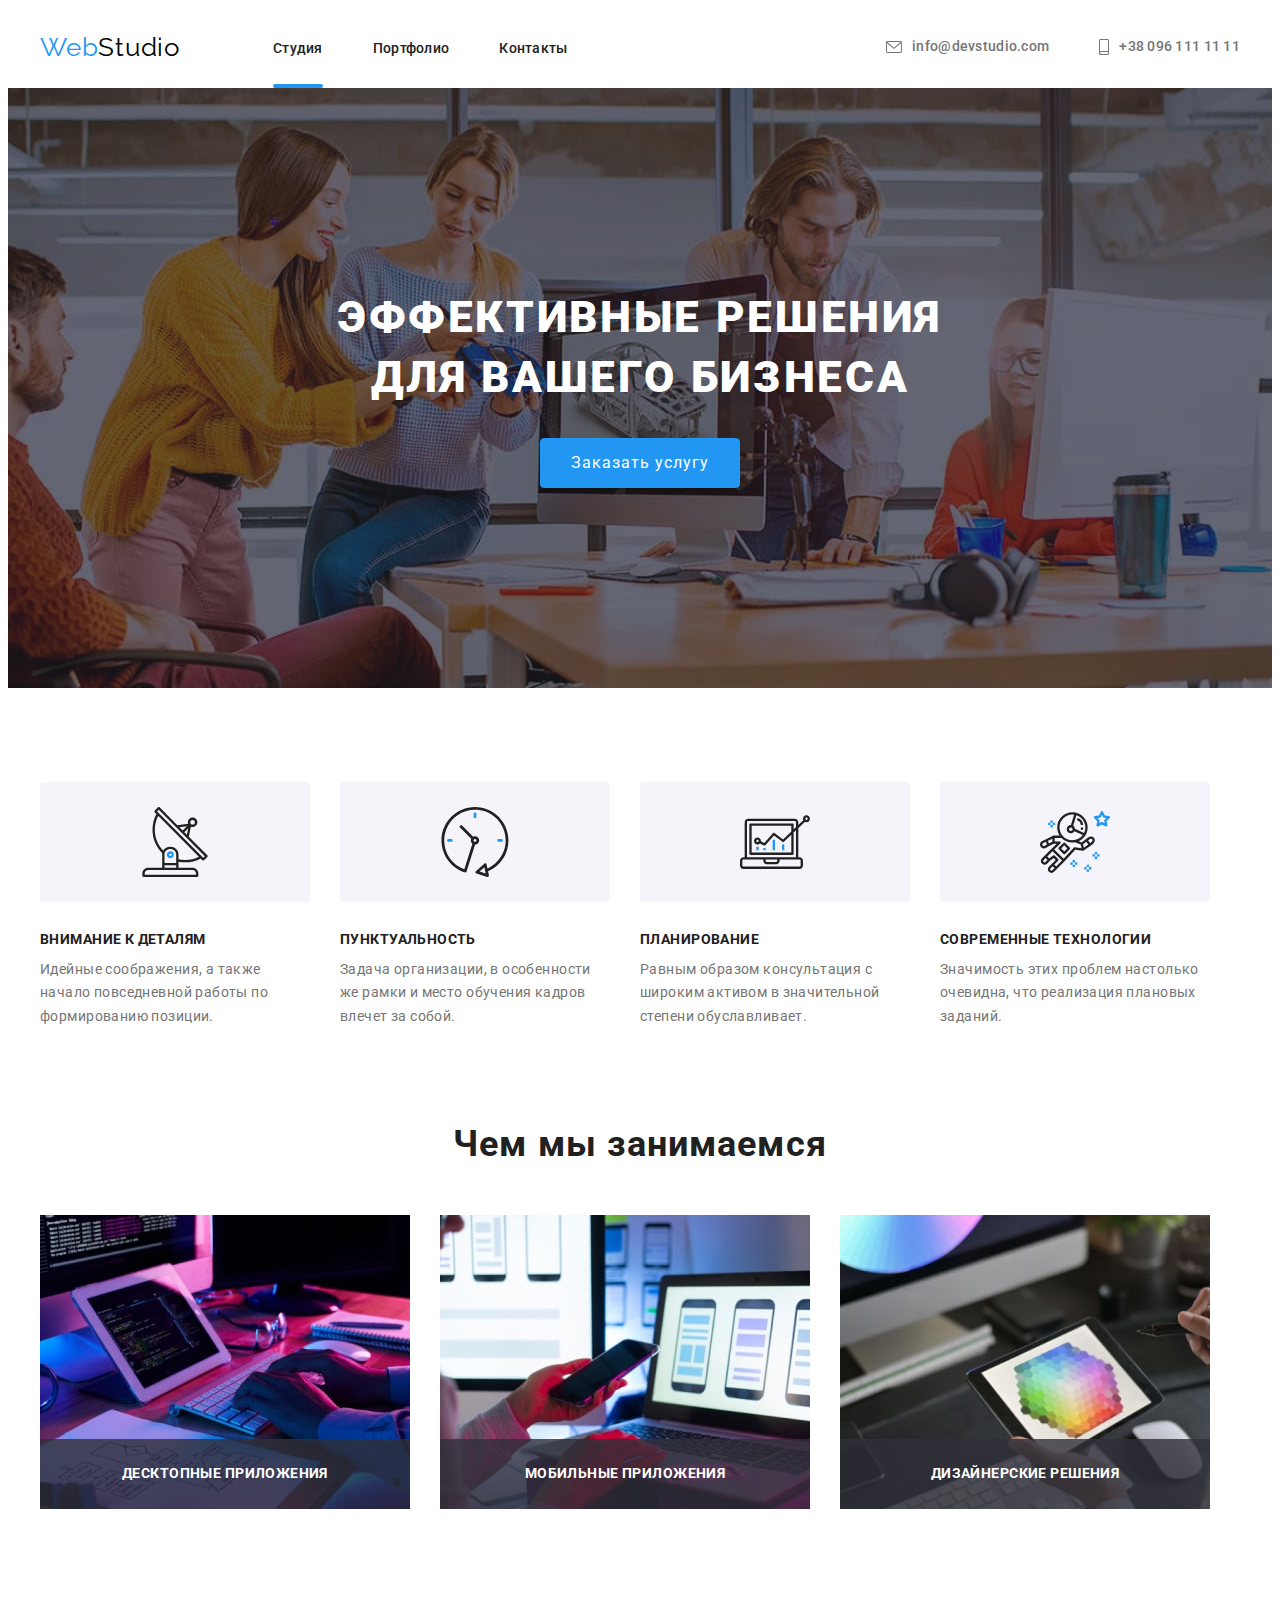
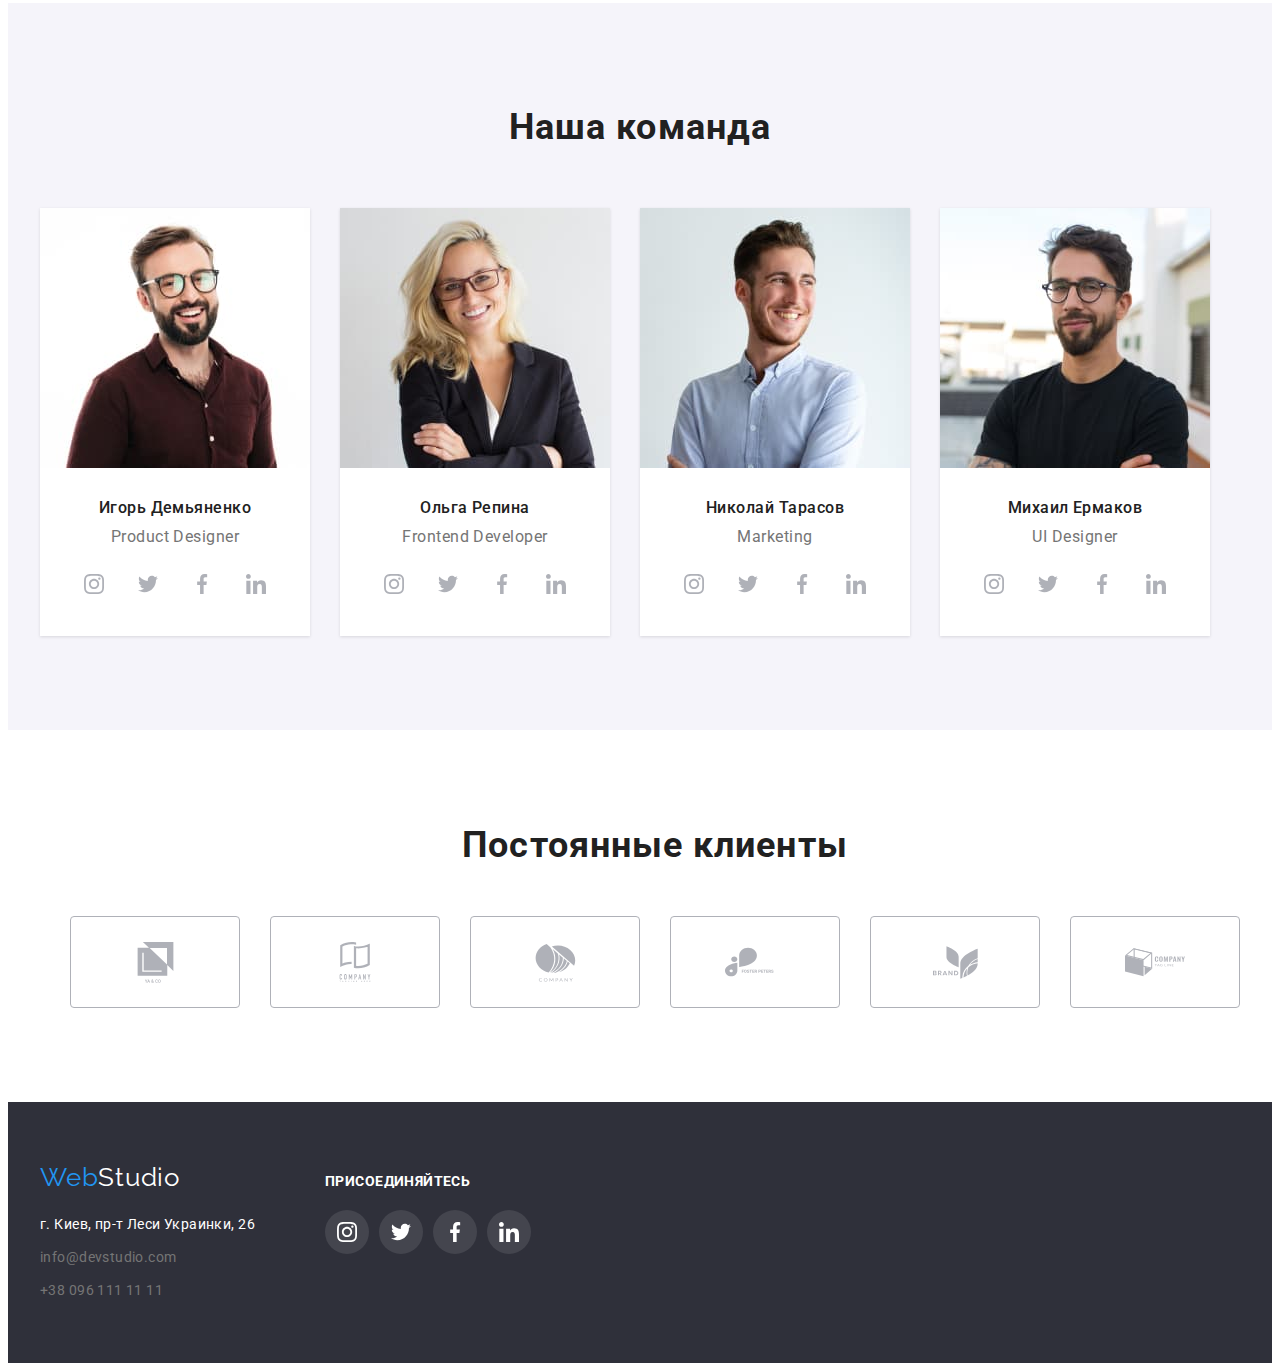
<file: index.html>
<!DOCTYPE html>
<html lang="ru">
  <head>
    <meta charset="UTF-8" />
    <meta http-equiv="X-UA-Compatible" content="IE=edge" />
    <meta name="viewport" content="width=device-width, initial-scale=1.0" />
    <title>Document</title>
    <link rel="preconnect" href="https://fonts.googleapis.com">
    <link rel="preconnect" href="https://fonts.gstatic.com" crossorigin>
    <link href="https://fonts.googleapis.com/css2?family=Raleway:wght@700&family=Roboto:wght@400;500;700;900&display=swap" rel="stylesheet">
    <link rel="stylesheet" href="https://cdnjs.cloudflare.com/ajax/libs/modern-normalize/1.1.0/modern-normalize.min.css" integrity="sha512-wpPYUAdjBVSE4KJnH1VR1HeZfpl1ub8YT/NKx4PuQ5NmX2tKuGu6U/JRp5y+Y8XG2tV+wKQpNHVUX03MfMFn9Q==" crossorigin="anonymous" referrerpolicy="no-referrer" />
    <link rel="stylesheet" href="./css/styles.css"/>
  </head>
  <body>
      
    <header class="header">
        <div class="container header-container">
        <nav class="header-nav">
            <a href="./index.html" class="link list header-logo" lang="en"><span class="color-logo">Web</span>Studio
             </a>
            <ul class="list header-list">
                <li class="header-item">
                    <a href="./index.html" class="link header-link current">Студия</a>
                </li>
                <li class="header-item">
                    <a href="./portfolio.html" class="link header-link">Портфолио</a>
                </li>
                <li class="header-item">
                    <a href="" class="link header-link">Контакты</a>
                </li>
            </ul>
         </nav>
         <ul class="list header-list header-items">
                <li class="header-item">
                     <a class="link header-connection" href="mailto:info@devstudio.com">
                        <svg class="header-connection-icon" width="16" height="12">
                            <use href="./images/icons.svg#icon-envelope"></use>
                        </svg>  info@devstudio.com
                     </a>
                </li>
                <li class="header-item">
                     <a class="link header-connection" href="tel:+380961111111">
                        <svg class="header-connection-icon" width="10" height="16">
                            <use href="./images/icons.svg#icon-smartphone"></use>
                        </svg> +38 096 111 11 11
                     </a>
                </li>
            </ul>
        </div>
    </header>
    <main>
        <section class="hero hero-container section"> 
            <h1 class="hero-title">Эффективные решения <br> для вашего бизнеса</h1>
            <button class="hero-btn" type="button" data-modal-open>Заказать услугу</button>         
        </section>
        <section class="principle">
            <div class="container">
            <h2 class="visually-hidden">Наши принципы</h2>
            <ul class="list principle-list"> 
                <li class="principle-item">
                    <div class="principle-item-icon">
                    <svg class="principle-icon" >
                        <use href="./images/icons.svg#icon-antenna"></use>
                    </svg>
                    </div>
                    <h3 class="principle-item-title">Внимание к деталям</h3>
                    <p class="principle-after-title">Идейные соображения, а также начало повседневной работы по формированию позиции.</p>
                </li>
                <li class="principle-item">
                    <div class="principle-item-icon">
                        <svg class="principle-icon" >
                            <use href="./images/icons.svg#icon-clock"></use>
                        </svg>
                        </div>
                    <h3 class="principle-item-title">Пунктуальность</h3>
                    <p class="principle-after-title">Задача организации, в особенности же рамки и место обучения кадров влечет за собой.</p>
                </li>
                <li class="principle-item">
                    <div class="principle-item-icon">
                        <svg class="principle-icon" >
                            <use href="./images/icons.svg#icon-diagram"></use>
                        </svg>
                        </div>
                    <h3 class="principle-item-title">Планирование</h3>
                    <p class="principle-after-title">Равным образом консультация с широким активом в значительной степени обуславливает.</p>
                </li>
                <li class="principle-item">
                    <div class="principle-item-icon">
                        <svg class="principle-icon" >
                            <use href="./images/icons.svg#icon-astronaut"></use>
                        </svg>
                        </div>
                    <h3 class="principle-item-title">Современные технологии</h3>
                    <p class="principle-after-title">Значимость этих проблем настолько очевидна, что реализация плановых заданий.</p>
                </li>
            </ul>
        </div>
        </section>
        <section class="functions section">
            <div class="container">
            <h2 class="functions-title">Чем мы занимаемся</h2>
            <ul class="list functions-list">
                <li class="functions-item">
                    <img src="images/img1.jpg" alt="Программист набирает код" width="370"> 
                    <h3 class="item-title">Десктопные приложения</h3>
                </li>
                <li class="functions-item">
                    <img src="images/img2.jpg" alt="Макеты мобильных приложений на мониторах" width="370">
                    <h3 class="item-title">Мобильные приложения</h3>
                </li>
                <li class="functions-item">
                    <img src="images/img3.jpg" alt="Цветовая палитра на планшете" width="370">
                    <h3 class="item-title">Дизайнерские решения</h3>
                </li>
            </ul>
        </div>
        </section>
        <section class="team section">
            <div class="container">
            <h2 class="team-title">Наша команда</h2>
            <ul class="list team-list">
                <li class="team-item">
                    <img src="./images/id.jpg" alt="Игорь Демьяненко" width="270">
                    <div class="team-items-title">
                    <h3 class="team-item-title">Игорь Демьяненко</h3>
                    <p class="team-after-title" lang="en">Product Designer</p>
                    <ul class="team-social-list list">
                        <li class="team-social-item">
                            <a href="" class="team-social-link link">
                                <svg class="team-social-icon" width="20" height="20">
                                    <use href="./images/icons.svg#icon-instagram"></use>
                                </svg>
                            </a>
                        </li>
                        <li class="team-social-item">
                            <a href="" class="team-social-link link">
                                <svg class="team-social-icon" width="20" height="20">
                                    <use href="./images/icons.svg#icon-twitter"></use>
                                </svg>
                            </a>
                        </li>
                        <li class="team-social-item">
                            <a href="" class="team-social-link link">
                                <svg class="team-social-icon" width="20" height="20">
                                    <use href="./images/icons.svg#icon-facebook"></use>
                                </svg>
                            </a>
                        </li>
                        <li class="team-social-item">
                            <a href="" class="team-social-link link">
                                <svg class="team-social-icon" width="20" height="20">
                                    <use href="./images/icons.svg#icon-linkedin"></use>
                                </svg>
                            </a>
                        </li>
                    </ul>
                    </div>
                </li>
                <li class="team-item">
                    <img src="./images/or.jpg" alt="Ольга Репина" width="270">
                    <div class="team-items-title">
                    <h3 class="team-item-title">Ольга Репина</h3>
                    <p class="team-after-title" lang="en">Frontend Developer</p>
                    <ul class="team-social-list list">
                        <li class="team-social-item">
                            <a href="" class="team-social-link link">
                                <svg class="team-social-icon" width="20" height="20">
                                    <use href="./images/icons.svg#icon-instagram"></use>
                                </svg>
                            </a>
                        </li>
                        <li class="team-social-item">
                            <a href="" class="team-social-link link">
                                <svg class="team-social-icon" width="20" height="20">
                                    <use href="./images/icons.svg#icon-twitter"></use>
                                </svg>
                            </a>
                        </li>
                        <li class="team-social-item">
                            <a href="" class="team-social-link link">
                                <svg class="team-social-icon" width="20" height="20">
                                    <use href="./images/icons.svg#icon-facebook"></use>
                                </svg>
                            </a>
                        </li>
                        <li class="team-social-item">
                            <a href="" class="team-social-link link">
                                <svg class="team-social-icon" width="20" height="20">
                                    <use href="./images/icons.svg#icon-linkedin"></use>
                                </svg>
                            </a>
                        </li>
                    </ul>
                    </div>
                </li>
                <li class="team-item">
                    <img src="./images/nt.jpg" alt="Николай Тарасов" width="270">
                    <div class="team-items-title">
                    <h3 class="team-item-title">Николай Тарасов</h3>
                    <p class="team-after-title" lang="en">Marketing</p>
                    <ul class="team-social-list list">
                        <li class="team-social-item">
                            <a href="" class="team-social-link link">
                                <svg class="team-social-icon" width="20" height="20">
                                    <use href="./images/icons.svg#icon-instagram"></use>
                                </svg>
                            </a>
                        </li>
                        <li class="team-social-item">
                            <a href="" class="team-social-link link">
                                <svg class="team-social-icon" width="20" height="20">
                                    <use href="./images/icons.svg#icon-twitter"></use>
                                </svg>
                            </a>
                        </li>
                        <li class="team-social-item">
                            <a href="" class="team-social-link link">
                                <svg class="team-social-icon" width="20" height="20">
                                    <use href="./images/icons.svg#icon-facebook"></use>
                                </svg>
                            </a>
                        </li>
                        <li class="team-social-item">
                            <a href="" class="team-social-link link">
                                <svg class="team-social-icon" width="20" height="20">
                                    <use href="./images/icons.svg#icon-linkedin"></use>
                                </svg>
                            </a>
                        </li>
                    </ul> 
                    </div>
                </li>
                <li class="team-item">
                    <img src="./images/me.jpg" alt="Михаил Ермаков" width="270">
                    <div class="team-items-title">
                    <h3 class="team-item-title">Михаил Ермаков</h3>
                    <p class="team-after-title" lang="en">UI Designer</p>
                    <ul class="team-social-list list">
                        <li class="team-social-item">
                            <a href="" class="team-social-link link">
                                <svg class="team-social-icon" width="20" height="20">
                                    <use href="./images/icons.svg#icon-instagram"></use>
                                </svg>
                            </a>
                        </li>
                        <li class="team-social-item">
                            <a href="" class="team-social-link link">
                                <svg class="team-social-icon" width="20" height="20">
                                    <use href="./images/icons.svg#icon-twitter"></use>
                                </svg>
                            </a>
                        </li>
                        <li class="team-social-item">
                            <a href="" class="team-social-link link">
                                <svg class="team-social-icon" width="20" height="20">
                                    <use href="./images/icons.svg#icon-facebook"></use>
                                </svg>
                            </a>
                        </li>
                        <li class="team-social-item">
                            <a href="" class="team-social-link link">
                                <svg class="team-social-icon" width="20" height="20">
                                    <use href="./images/icons.svg#icon-linkedin"></use>
                                </svg>
                            </a>
                        </li>
                    </ul>   
                    </div>
                </li>
            </ul>
        </div>
        </section>
    <section class="clients section">
        <div class="container">
            <div class="clients-container-title container">
                <h2 class="clients-title">Постоянные клиенты</h2>
            </div>
                <div class="container">
                <ul class="clients-list list">
                    <li class="clients-item">
                        <a href="" class="clients-link link">
                            <svg class="clients-icon" width="41" height="47">
                                <use href="./images/icons.svg#icon-client1"></use>
                            </svg>
                        </a>
                    </li> 
                    <li class="clients-item">
                        <a href="" class="clients-link link">
                            <svg class="clients-icon" width="40" height="52">
                                <use href="./images/icons.svg#icon-client2"></use>
                            </svg>
                        </a>
                    </li>
                    <li class="clients-item">
                        <a href="" class="clients-link link">
                            <svg class="clients-icon" width="43" height="41">
                                <use href="./images/icons.svg#icon-client3"></use>
                            </svg>
                        </a>
                    </li>
                    <li class="clients-item">
                        <a href="" class="clients-link link">
                            <svg class="clients-icon" width="106" height="60">
                                <use href="./images/icons.svg#icon-client4"></use>
                            </svg>
                        </a>
                    </li>
                    <li class="clients-item">
                        <a href="" class="clients-link link">
                            <svg class="clients-icon" width="63" height="45">
                                <use href="./images/icons.svg#icon-client5"></use>
                            </svg>
                        </a>
                    </li>
                    <li class="clients-item">
                        <a href="" class="clients-link link">
                            <svg class="clients-icon" width="106" height="60">
                                <use href="./images/icons.svg#icon-client6"></use>
                            </svg>
                        </a>
                    </li>  
                </ul>
                </div> 
        </div>
    </section>
    </main>
    <footer class="footer">
        <div class=" footer-container container">
            <div class="footer-address-container">
                <a href="./index.html"  class="link list footer-logo" lang="en"><span class="color-logo">Web</span>Studio</a>
                <address class="address">
                <ul class="list address-list">
                    <li class="address-item">
                        <a class="link footer-address" href="https://goo.gl/maps/pU8brR7gnoEHsKsn8" 
                    target="_blank" rel="noopener noreferrer">
                    г. Киев, пр-т Леси Украинки, 26</a>
                    </li>
                 <li class="address-item">
                    <a class="link footer-connection" href="mailto:info@devstudio.com">info@devstudio.com</a>
                </li>
                <li class="address-item">
                    <a class="link footer-connection" href="tel:+380961111111">+38 096 111 11 11</a>
                </li>
            </ul>
            </address>
        </div>
        <div class="footer-social">
            <h3 class="footer-social-title">присоединяйтесь</h3>
            <div>
                <ul class="footer-social-list list">
                    <li class="footer-social-item">
                        <a href="" class="footer-social-link link">
                            <svg class="footer-social-icon" width="20" height="20">
                                <use href="./images/icons.svg#icon-instagram"></use>
                            </svg>
                        </a>
                    </li>
                    <li class="footer-social-item">
                        <a href="" class="footer-social-link link">
                            <svg class="footer-social-icon" width="20" height="20">
                                <use href="./images/icons.svg#icon-twitter"></use>
                            </svg>
                        </a>
                    </li>
                    <li class="footer-social-item">
                        <a href="" class="footer-social-link link">
                            <svg class="footer-social-icon" width="20" height="20">
                                <use href="./images/icons.svg#icon-facebook"></use>
                            </svg>
                        </a>
                    </li>
                    <li class="footer-social-item">
                        <a href="" class="footer-social-link link">
                            <svg class="footer-social-icon" width="20" height="20">
                                <use href="./images/icons.svg#icon-linkedin"></use>
                            </svg>
                        </a>
                    </li>
                </ul>   
            </div>
        </div>
    </div>
    </footer>
    <div class="backdrop is-hidden" data-modal>
        <div class="modal">
            <button type="button" class="modal-close" data-modal-close>
                <svg class="modal-close-icon" width="11" height="11">
                    <use href="./images/icons.svg#icon-close"></use>
                </svg>

            </button>
        </div>  
    </div>
    <script src="./modal.js"></script>
  </body>
</html>
</file>
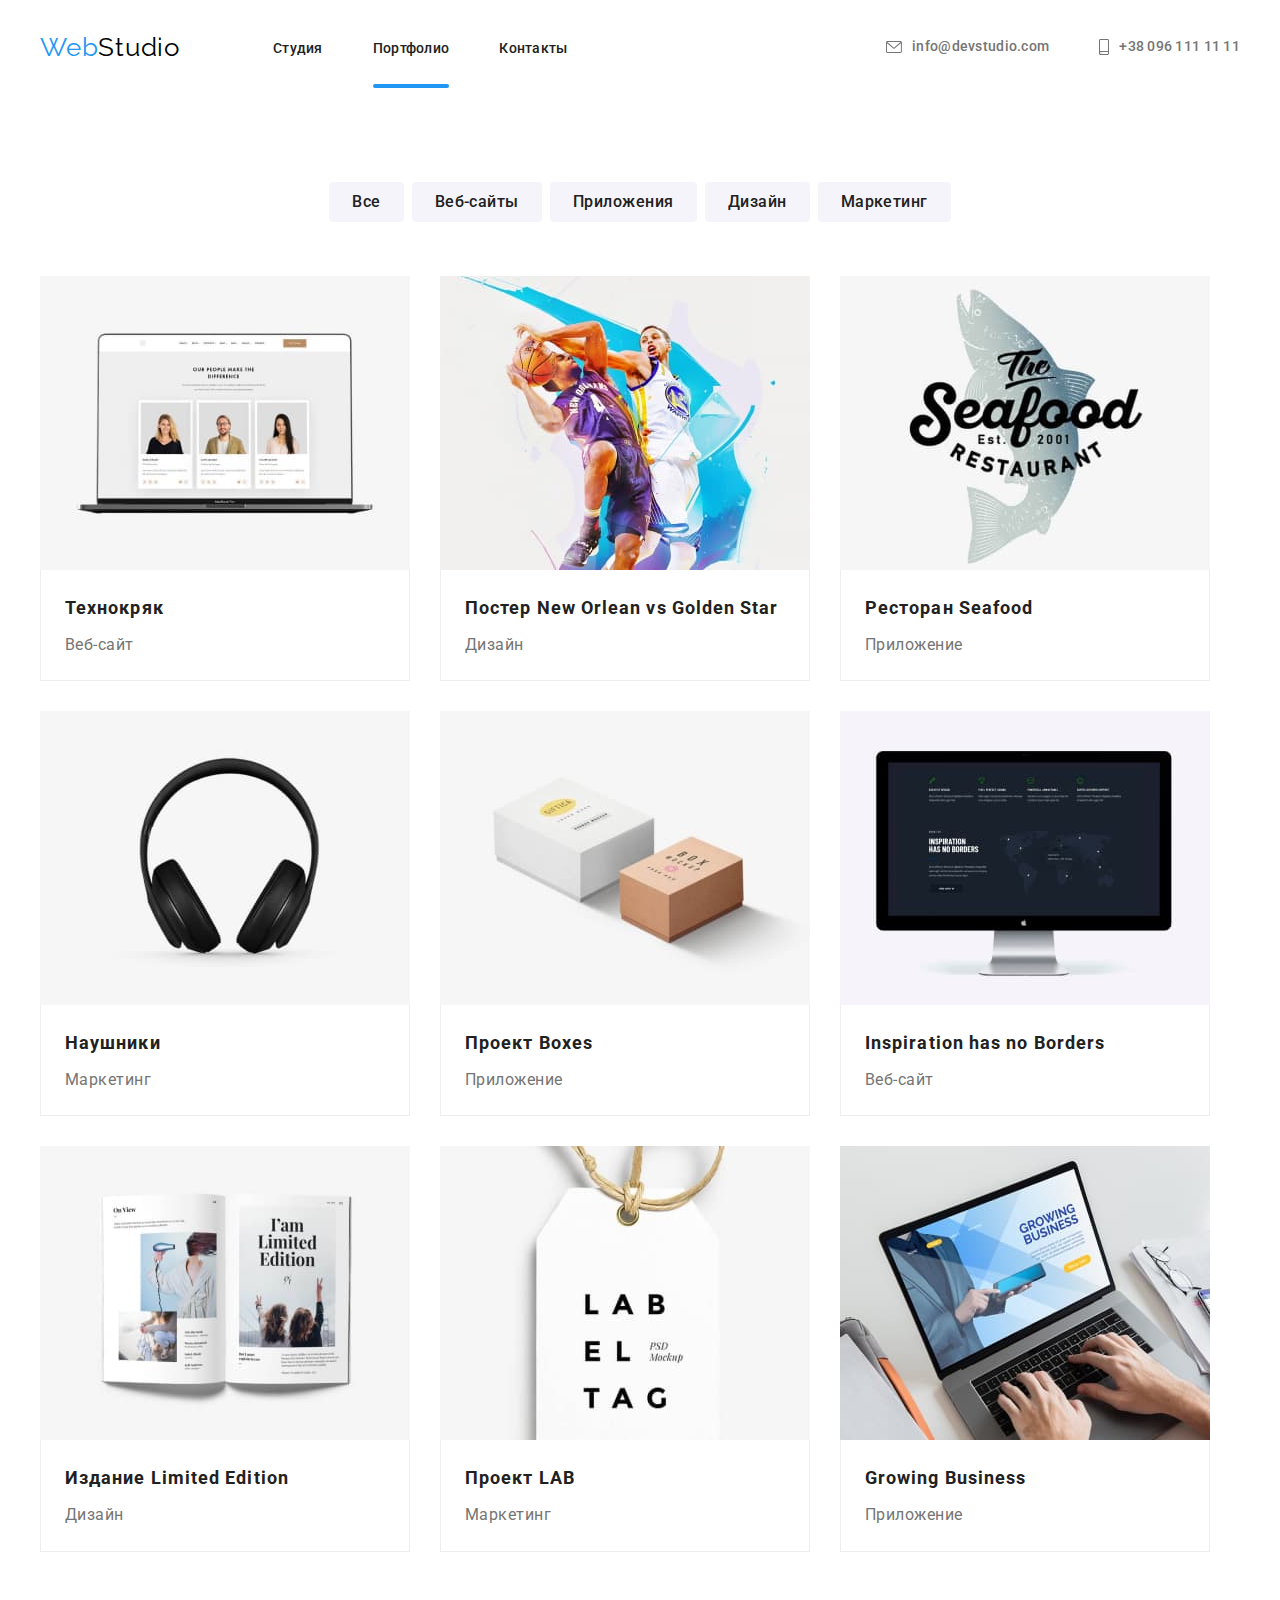
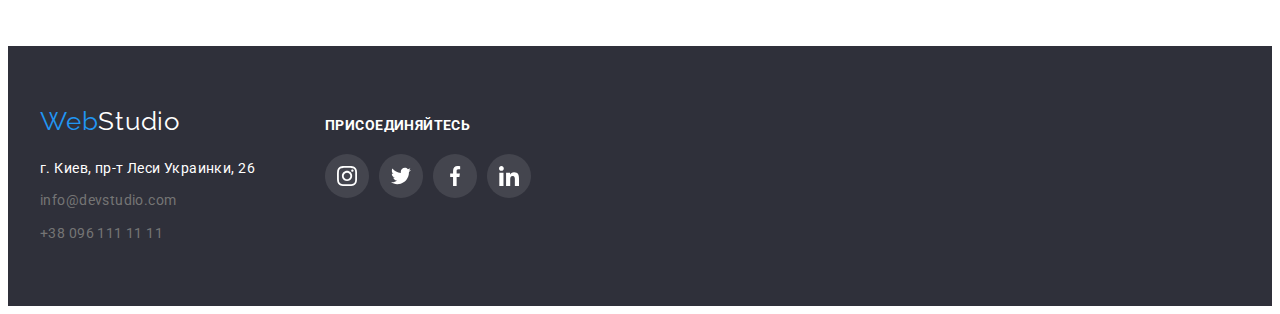
<file: portfolio.html>
<!DOCTYPE html>
<html lang="en">
    <head>
        <meta charset="UTF-8" />
        <meta http-equiv="X-UA-Compatible" content="IE=edge" />
        <meta name="viewport" content="width=device-width, initial-scale=1.0" />
        <title>Document</title>
        <link rel="preconnect" href="https://fonts.googleapis.com">
        <link rel="preconnect" href="https://fonts.gstatic.com" crossorigin>
        <link href="https://fonts.googleapis.com/css2?family=Raleway:wght@700&family=Roboto:wght@400;500;700;900&display=swap" rel="stylesheet">
        <link rel="stylesheet" href="https://cdnjs.cloudflare.com/ajax/libs/modern-normalize/1.1.0/modern-normalize.min.css" integrity="sha512-wpPYUAdjBVSE4KJnH1VR1HeZfpl1ub8YT/NKx4PuQ5NmX2tKuGu6U/JRp5y+Y8XG2tV+wKQpNHVUX03MfMFn9Q==" crossorigin="anonymous" referrerpolicy="no-referrer" />
        <link rel="stylesheet" href="./css/styles.css"/>
      </head>
<body>
    <header class="header">
        <div class="container header-container">
        <nav class="header-nav">
            <a href="./index.html" class="link list header-logo" lang="en"><span class="color-logo">Web</span>Studio
             </a>
            <ul class="list header-list">
                <li class="header-item">
                    <a href="./index.html" class="link header-link">Студия</a>
                </li>
                <li class="header-item">
                    <a href="./portfolio.html" class="link header-link  current">Портфолио</a>
                </li>
                <li class="header-item">
                    <a href="" class="link header-link">Контакты</a>
                </li>
            </ul>
         </nav>
         <ul class="list header-list header-items">
                <li class="header-item">
                     <a class="link header-connection" href="mailto:info@devstudio.com">
                        <svg class="header-connection-icon" width="16" height="12">
                            <use href="./images/icons.svg#icon-envelope"></use>
                        </svg>  info@devstudio.com
                     </a>
                </li>
                <li class="header-item">
                     <a class="link header-connection" href="tel:+380961111111">
                        <svg class="header-connection-icon" width="10" height="16">
                            <use href="./images/icons.svg#icon-smartphone"></use>
                        </svg> +38 096 111 11 11
                     </a>
                </li>
            </ul>
        </div>
    </header>
    <main>
        <section class="filter section">
            <div class="container">
            <h2 class="visually-hidden">Фильтр</h2>
            <ul class="list filter-list">
                <li class="filter-item">
                    <button type="button" class="link filter-btn ">Все</button>
                </li>
                <li class="filter-item">
                    <button type="button" class="link filter-btn ">Веб-сайты</button>
                </li>
                <li class="filter-item">
                    <button type="button" class="link filter-btn ">Приложения</button>
                </li> 
                <li class="filter-item">
                    <button type="button" class="link filter-btn ">Дизайн</button>
                </li>
                <li class="filter-item">
                    <button type="button" class="link filter-btn ">Маркетинг</button>
                </li> 
            </ul>
            <ul class="list main-list">
                <li class="main-item">
                    <div class="main-item-overlay">
                    <img src="./images/portfolio/website.jpg" 
                    alt="Лептоп с открытым веб-сайтом" width="370">
                    <p class="main-item-text">Технокряк это современная площадка распространения коронавируса. Компании используют эту платформу для цифрового шпионажа и атак на защищённые сервера конкурентов.</p>
                    </div>
                    <div class="main-items-title">
                    <h3 class="main-item-title">Технокряк</h3>
                    <p class="main-after-title">Веб-сайт</p>
                    </div>
                </li>
                <li class="main-item">
                    <div class="main-item-overlay">
                    <img src="./images/portfolio/design.jpg" 
                    alt="Постер New Orlean vs Golden Star" width="370">
                    <p class="main-item-text">Технокряк это современная площадка 
                        распространения коронавируса. Компании используют эту 
                        платформу для цифрового шпионажа и атак на защищённые 
                        сервера конкурентов.</p>
                    </div>
                    <div class="main-items-title">
                    <h3 class="main-item-title">Постер New Orlean vs Golden Star</h3>
                    <p class="main-after-title">Дизайн</p>
                    </div>
                </li>
                <li class="main-item">
                    <div class="main-item-overlay">
                    <img src="./images/portfolio/seafood.jpg" 
                    alt="Ресторан Seafood" width="370">
                    <p class="main-item-text">Технокряк это современная площадка 
                        распространения коронавируса. Компании используют эту 
                        платформу для цифрового шпионажа и атак на защищённые
                         сервера конкурентов.</p>
                    </div>
                    <div class="main-items-title">
                    <h3 class="main-item-title">Ресторан Seafood</h3>
                    <p class="main-after-title">Приложение</p>
                    </div>
                </li>
                <li class="main-item">
                    <div class="main-item-overlay">
                    <img src="./images/portfolio/headphone.jpg" 
                    alt="Проект Prime" width="370">
                    <p class="main-item-text">Технокряк это современная площадка 
                        распространения коронавируса. Компании используют эту 
                        платформу для цифрового шпионажа и атак на защищённые
                         сервера конкурентов.</p>
                    </div>
                    <div class="main-items-title">
                    <h3 class="main-item-title">Наушники</h3>
                    <p class="main-after-title">Маркетинг</p>
                    </div>
                </li>
                <li class="main-item">
                    <div class="main-item-overlay">
                    <img src="./images/portfolio/application.jpg" 
                    alt="Проект Boxes" width="370">
                    <p class="main-item-text">Технокряк это современная площадка 
                        распространения коронавируса. Компании используют эту 
                        платформу для цифрового шпионажа и атак на защищённые 
                        сервера конкурентов.</p>
                    </div>
                    <div class="main-items-title">
                    <h3 class="main-item-title">Проект Boxes</h3>
                    <p class="main-after-title">Приложение</p>
                    </div>
                </li>
                <li class="main-item">
                    <div class="main-item-overlay">
                    <img src="./images/portfolio/monitor.jpg" 
                    alt="Монитор" width="370">
                    <p class="main-item-text">Технокряк это современная площадка 
                        распространения коронавируса. Компании используют эту 
                        платформу для цифрового шпионажа и атак на защищённые 
                        сервера конкурентов.</p>
                    </div>
                    <div class="main-items-title">
                    <h3 class="main-item-title" lang="en">Inspiration has no Borders</h3>
                    <p class="main-after-title">Веб-сайт</p>
                    </div>
                </li>
                <li class="main-item">
                    <div class="main-item-overlay">
                    <img src="./images/portfolio/book.jpg" 
                    alt="Книга" width="370">
                    <p class="main-item-text">Технокряк это современная площадка 
                        распространения коронавируса. Компании используют эту 
                        платформу для цифрового шпионажа и атак на защищённые 
                        сервера конкурентов.</p>
                    </div>
                    <div class="main-items-title">
                    <h3 class="main-item-title">Издание Limited Edition</h3>
                    <p class="main-after-title">Дизайн</p>
                    </div>
                </li>
                <li class="main-item">
                    <div class="main-item-overlay">
                    <img src="./images/portfolio/lab.jpg" 
                    alt="Проект LAB" width="370">
                    <p class="main-item-text">Технокряк это современная площадка 
                        распространения коронавируса. Компании используют эту 
                        платформу для цифрового шпионажа и атак на защищённые 
                        сервера конкурентов.</p>
                    </div>
                    <div class="main-items-title">
                    <h3 class="main-item-title">Проект LAB</h3>
                    <p class="main-after-title">Маркетинг</p>
                </div>
                </li>
                <li class="main-item">
                    <div class="main-item-overlay">
                    <img src="./images/portfolio/laptop.jpg" 
                    alt="Лептоп" width="370">
                    <p class="main-item-text">Технокряк это современная площадка 
                        распространения коронавируса. Компании используют эту 
                        платформу для цифрового шпионажа и атак на защищённые 
                        сервера конкурентов.</p>
                    </div>
                    <div class="main-items-title">
                    <h3 class="main-item-title" lang="en">Growing Business</h3>
                    <p class="main-after-title">Приложение</p>
                </div>
                </li>
            </ul>
        </div>
        </section>
</main>
<footer class="footer">
    <div class=" footer-container container">
        <div class="footer-address-container">
            <a href="./index.html"  class="link list footer-logo" lang="en"><span class="color-logo">Web</span>Studio</a>
            <address class="address">
            <ul class="list address-list">
                <li class="address-item">
                    <a class="link footer-address" href="https://goo.gl/maps/pU8brR7gnoEHsKsn8" 
                target="_blank" rel="noopener noreferrer">
                г. Киев, пр-т Леси Украинки, 26</a>
                </li>
             <li class="address-item">
                <a class="link footer-connection" href="mailto:info@devstudio.com">info@devstudio.com</a>
            </li>
            <li class="address-item">
                <a class="link footer-connection" href="tel:+380961111111">+38 096 111 11 11</a>
            </li>
        </ul>
        </address>
    </div>
    <div class="footer-social">
        <h3 class="footer-social-title">присоединяйтесь</h3>
        <div>
            <ul class="footer-social-list list">
                <li class="footer-social-item">
                    <a href="" class="footer-social-link link">
                        <svg class="footer-social-icon" width="20" height="20">
                            <use href="./images/icons.svg#icon-instagram"></use>
                        </svg>
                    </a>
                </li>
                <li class="footer-social-item">
                    <a href="" class="footer-social-link link">
                        <svg class="footer-social-icon" width="20" height="20">
                            <use href="./images/icons.svg#icon-twitter"></use>
                        </svg>
                    </a>
                </li>
                <li class="footer-social-item">
                    <a href="" class="footer-social-link link">
                        <svg class="footer-social-icon" width="20" height="20">
                            <use href="./images/icons.svg#icon-facebook"></use>
                        </svg>
                    </a>
                </li>
                <li class="footer-social-item">
                    <a href="" class="footer-social-link link">
                        <svg class="footer-social-icon" width="20" height="20">
                            <use href="./images/icons.svg#icon-linkedin"></use>
                        </svg>
                    </a>
                </li>
            </ul>   
        </div>
    </div>
</div>
</footer>
    
</body>
</html>
</file>
<file: css/styles.css>
:root {
    --main-title-color: #FFFFFF;
    --second-title-color: #212121;
    --main-text-color: #757575;
    --accent-color: #2196F3;
    --btn-color: #FFFFFF;
    --second-btn-color:#212121;
    --header-text-color: #212121;
    --header-connection-color: #757575;
    --footer-address-color: #FFFFFF;
    --footer-connection-color: rgba(255, 255, 255, 0.6);
    --card-color: #fff;
}

p, h1, h2, h3, h4, h5, h6 {
    margin: 0;
}

ul {
    margin: 0;
    padding: 0;
}

.container {
    width: 1200px;
    padding-left: 15px;
    padding-right: 15px;
    margin: 0 auto;
}

.section{
    padding-top: 94px;
    padding-bottom: 94px;
}

button {
    cursor: pointer;
}

body {
    font-family: Roboto, sans-serif;
}

img{
    display: block;
}

.list {
    list-style: none;
}

.link {
    text-decoration: none;
    outline: none;
}

.visually-hidden {
    position: absolute;
    white-space: nowrap;
    width: 1px;
    height: 1px;
    overflow: hidden;
    border: 0;
    padding: 0;
    clip: rect(0 0 0 0);
    clip-path: inset(50%);
    margin: -1px;
  }

  .color-logo{
      color: var(--accent-color);
  }

/*------------------------HEADER------------------------*/

.header{
    padding-top: 24px;
    padding-bottom: 25px;
}

.header-logo {
    font-family: Raleway;
    font-size: 26px;
    line-height: 1.19;
    letter-spacing: 0.03em;
    color: black;
    margin-right: 93px;
}

.header-container{
    display: flex;
    align-items: center;
}

.header-nav{
    display: flex;
    align-items: center;
}

.header-list{
    display: flex;
    justify-content: center;
}

.header-connection {
    display:flex;
    align-items:center;
    justify-content:center;
    font-weight: 500;
    font-size: 14px;
    line-height: 1.14;
    letter-spacing: 0.02em;
    color: var(--header-connection-color);
    width: 100%;
    height: 100%;
    transition-property: color;
    transition-duration: 250ms;
    transition-timing-function:cubic-bezier(0.4, 0, 0.2, 1);
}

.header-connection-icon{
    fill: currentColor;
    margin-right: 10px;
}

.header-connection:focus,
.header-connection:hover{
    color: var(--accent-color);
}

.current{
    color: var(--accent-color);

}

.header-items{
    margin-left: auto;
}

.header-item:not(:last-child){
    margin-right: 50px;
}

.header-link {
    position:relative;

    transition-property: color;
    transition-duration: 250ms;
    transition-timing-function:cubic-bezier(0.4, 0, 0.2, 1);

    font-weight: 500;
    font-size: 14px;
    line-height: 1.14;
    letter-spacing: 0.02em;
    color: var(--header-text-color);
}

.header-link:focus,
.header-link:hover{
    color: var(--accent-color);
}

.header-link.current::after{
    content: '';
    width: 100%;
    height: 4px;
    background-color: var(--accent-color);
    border-radius: 2px;
    display: block;
    
    position: absolute;
    bottom: -32px;  
    margin: 0;  
}

/*-----------------HERO-------------------*/

.hero {
    background-color: #2F303A;
    background-image: linear-gradient(rgba(47, 48, 58, 0.4),
    rgba(47, 48, 58, 0.4)),
    url(../images/hero-bg.jpg);
    background-repeat: no-repeat;
    background-position: center;
    background-size: cover;
}

.hero-container{
    text-align: center;
    padding: 200px 0 200px 0;
}

.hero-title {
    font-weight: 900;
    font-size: 44px;
    line-height: 1.36;
    text-align: center;
    letter-spacing: 0.06em;
    text-transform: uppercase;
    color: var(--main-title-color);
}

.hero-btn {
    font-family: inherit;
    font-size: 16px;
    line-height: 1.88;
    align-items: center;
    text-align: center;
    letter-spacing: 0.06em;
    color: var(--btn-color);
    width: 200px;
    height: 50px;
    background: var(--accent-color);
    box-shadow: 0px 4px 4px rgba(0, 0, 0, 0.15);
    border-radius: 4px;
    margin-top: 30px;
    outline: none;
    border: 1px solid var(--accent-color)
}

/*-------------------OURS PRINCIPLE---------------*/

.principle{
    padding-top: 94px;
}

.principle-list{
    display: flex;
}

.principle-item:not(:last-child){
    margin-right: 30px;
}

.principle-item{
    width: 270px;
}

.principle-icon{
    width: 70px;
    height: 70px;
    background: #F5F4FA;
    border-radius: 4px;
    display: flex;
    justify-content: center;
    align-items: center;
}

.principle-item-icon{
    width: 270px;
    height: 120px;
    background: #F5F4FA;
    border-radius: 4px;
    display: flex;
    justify-content: center;
    align-items: center;
    margin-bottom: 30px;
}

.principle-item-title {
    font-size: 14px;
    line-height: 1.14;
    letter-spacing: 0.03em;
    text-transform: uppercase;
    color:var(--second-title-color);
}

.principle-after-title {
    font-size: 14px;
    line-height: 1.7;
    letter-spacing: 0.03em;
    color:var(--main-text-color);
    margin-top: 10px;
}

/*-----------------FUNCTIONS-------------*/

.functions-list{
    display: flex;
    margin-top: 50px;
}

.functions-item:not(:last-child){
    margin-right: 30px;
}

.functions-title {
    font-size: 36px;
    line-height: 1.17;
    text-align: center;
    letter-spacing: 0.03em;
    color:var(--second-title-color);
}

.functions-item{
    position: relative;
    display: flex;
    width: 370px;
    height: 294px;
    mix-blend-mode: normal;
    background-repeat: no-repeat;
    background-position: center;
    background-size: cover;
}

.item-title {
    position: absolute;
    font-weight: bold;
    font-size: 14px;
    line-height: 1.14;
    text-align: center;
    letter-spacing: 0.03em;
    text-transform: uppercase; 
    color: var(--main-title-color);
    display: flex;
    justify-content: center;
    align-items: center;
    width: 370px;
    height: 70px;
    margin-top: 224px;
    background-color:  rgba(47, 48, 58, 0.8);
}


/*-----------------OUR TEAM------------------*/

.team{
    background-color:  #F5F4FA;
}

.team-list{
    display: flex;
    margin-top: 50px;
}

.team-item:not(:last-child){
    margin-right: 30px;
}

.team-title {
    font-size: 36px;
    line-height: 1.7;
    text-align: center;
    letter-spacing: 0.03em;
    color:var(--second-title-color);
}

.team-item{
    background-color: #fff;
    box-shadow: 0px 2px 1px 0px rgba(0, 0, 0, 0.2);
    box-shadow: 0px 1px 1px 0px rgba(0, 0, 0, 0.14);
    box-shadow: 0px 1px 3px 0px rgba(0, 0, 0, 0.12);
}

.team-items-title{
    padding-top: 30px;
    padding-bottom: 30px;
}

.team-item-title {
    font-weight: 500;
    font-size: 16px;
    line-height: 1.19;
    text-align: center;
    letter-spacing: 0.03em;
    color:var(--second-title-color);
}

.team-after-title{
    font-size: 16px;
    line-height: 1.19;
    text-align: center;
    letter-spacing: 0.03em; 
    color:var(--main-text-color);
    margin-top: 10px;
    margin-bottom: 16px;
}

.team-social-list{
    display: flex;
    justify-content: center;
}

.team-social-item{
    width: 44px;
    height: 44px;
}

.team-social-item:not(:last-child){
    margin-right: 10px;
}

.team-social-link{
    width: 100%;
    height: 100%;
    background-color: #FFFFFF;
    border-radius:50%;
    display:flex;
    align-items:center;
    justify-content:center;
    color:  #AFB1B8;
    transition-property: color, bacground-color;
    transition-duration: 250ms;
    transition-timing-function:cubic-bezier(0.4, 0, 0.2, 1);
}

.team-social-icon{
    fill: currentColor;
}

.team-social-link:hover,
.team-social-link:focus{
    background-color: var(--accent-color);
    color: #FFFFFF;
}


/*-------------------------Clients--------------------*/

.clients{
    padding-top: 94px;
}

.clients-title{
    font-weight: bold;
    font-size: 36px;
    line-height: 1.17;
    text-align: center;
    letter-spacing: 0.03em;
    color: #212121;
}

.clients-container-title{
    margin-bottom: 50px;
}

.clients-list{
    display: flex;
    justify-content: center;
}

.clients-link{
    color: #AFB1B8;
    width: 170px;
    height: 92px;
    border: 1px solid #AFB1B8;
    box-sizing: border-box;
    border-radius: 4px;
    display: flex;
    justify-content: center;
    align-items: center;
    transition-property: color, border;
    transition-duration: 250ms;
    transition-timing-function:cubic-bezier(0.4, 0, 0.2, 1);
}

.clients-item:not(:last-child){
    margin-right: 30px;
}

.clients-icon{
    fill: currentColor;
}

.clients-link:hover,
.clients-link:focus{
    color: var(--accent-color); 
    border: 1px solid var(--accent-color);   
}

/*-------------------------FOOTER---------------------*/

.footer {
    background: #2F303A;
    padding-top: 60px;
    padding-bottom: 60px;
}
.footer-container{
    display: flex;
    align-items: baseline;
}

.footer-address-container{
    margin-right: 70px;
}

.footer-logo{
    font-family: Raleway;
    font-style: normal;
    font-size: 26px;
    line-height: 1.19;
    letter-spacing: 0.03em;
    color:white;
    margin-bottom: 20px;
    display: block;
}

.address-item:not(:last-child){
    margin-bottom: 9px;
}

.footer-address{
    font-style: normal;
    font-size: 14px;
    line-height: 1.7;
    letter-spacing: 0.03em;
    color:var(--footer-address-color);
    transition-property: color;
    transition-duration: 250ms;
    transition-timing-function:cubic-bezier(0.4, 0, 0.2, 1);
}

.footer-address:focus,
.footer-address:hover{
    color: var(--accent-color);
}

.footer-connection {
    font-style: normal;
    font-size: 14px;
    line-height: 1.7;
    letter-spacing: 0.03em;
    color:var(--header-connection-color);
    transition-property: color;
    transition-duration: 250ms;
    transition-timing-function:cubic-bezier(0.4, 0, 0.2, 1);
}

.footer-connection:focus,
.footer-connection:hover{
    color: var(--accent-color);
}

/*-----------------FOOTER SOCIAL-------------------*/

.footer-social{
    display: flex;
    flex-direction: column;
}

.footer-social-title{
    font-weight: bold;
    font-size: 14px;
    line-height: 1.14;
    letter-spacing: 0.03em;
    text-transform: uppercase;
    color: var(--main-title-color);
}

.footer-social-list{
    display: flex;
    padding-top: 20px;
}

.footer-social-item{
    width: 44px;
    height: 44px;
}

.footer-social-item:not(:last-child){
    margin-right: 10px;
}

.footer-social-link{
    width: 100%;
    height: 100%;
    background-color: rgba(255, 255, 255, 0.1);
    border-radius:50%;
    display:flex;
    align-items:center;
    justify-content:center;
    color:  #FFFFFF;

    transition-property: background-color;
    transition-duration: 250ms;
    transition-timing-function:cubic-bezier(0.4, 0, 0.2, 1);
}

.footer-social-icon{
    fill: currentColor;
}

.footer-social-link:hover,
.footer-social-link:focus{
    background-color: var(--accent-color);
}

.backdrop{
    position: fixed;
    top: 0;
    left: 0;
    width: 100%;
    height: 100%;
    background-color:  rgba(0, 0, 0, 0.2);
    transition:  opacity 500ms, visibility 500ms;
}

.modal{
    position: absolute;
    top: 50%;
    left: 50%;
    transform: translate(-50%, -50%);

    width: 528px;
    min-height: 581px;
    background-color: #FFFFFF;
    box-shadow: 0px 1px 3px rgba(0, 0, 0, 0.12), 0px 1px 1px rgba(0, 0, 0, 0.14), 0px 2px 1px rgba(0, 0, 0, 0.2);
    border-radius: 4px;
}

.modal-close{
    position: absolute;
    top: 8px;
    right: 8px;
    width: 30px;
    height: 30px;
    border: 1px solid rgba(0, 0, 0, 0.1);
    border-radius: 50%;
    box-sizing: border-box;
    display: flex;
    align-items: center;
    justify-content: center;
} 

.is-hidden{
    visibility: hidden;
    opacity: 0;
    pointer-events: none;
}

/*----------------PORTFOLIO-----------------*/

.filter-list{
    display: flex;
    justify-content: center;
    margin-bottom: 54px;
}

.filter-btn{
    font-family: inherit;
    font-weight: 500;
    font-size: 16px;
    line-height: 1.6;
    text-align: center;
    letter-spacing: 0.03em;
    color: var(--second-btn-color);
    padding: 6px 22px 6px 22px;
    outline: none;
    background: #F5F4FA;
    border-radius: 4px;
    border: 1px solid #F5F4FA;
    transition-property: color, background-color, box-shadow;
    transition-duration: 250ms;
    transition-timing-function:cubic-bezier(0.4, 0, 0.2, 1);
}

.filter-item:not(:last-child){
    margin-right: 8px;
}

.filter-btn:focus,
.filter-btn:hover{
    color:var(--btn-color);
    background-color:var(--accent-color);
    box-shadow: 0px 3px 1px rgba(0, 0, 0, 0.1), 0px 1px 2px rgba(0, 0, 0, 0.08), 0px 2px 2px rgba(0, 0, 0, 0.12);
}

.main-list{
    display: flex;
    flex-wrap: wrap;
    margin-left: -30px;
    margin-top: -30px;
}

.main-item{
    margin-left: 30px;
    margin-top: 30px;
    width: 370px;
    background-color: var(--card-color);
    transition-property: border, box-shadow;
    transition-duration: 250ms;
    transition-timing-function:cubic-bezier(0.4, 0, 0.2, 1);
}

.main-item:hover,
.main-item:focus{
    border: 1px solid #EEEEEE;
    box-sizing: border-box;
    box-shadow: 0px 1px 1px 
    rgba(0, 0, 0, 0.12), 0px 4px 4px 
    rgba(0, 0, 0, 0.06), 1px 4px 6px 
    rgba(0, 0, 0, 0.16);
}

.main-item-overlay{
    position: relative;
    overflow: hidden;
}

.main-item:hover .main-item-text,
.main-item:focus .main-item-text{
    transform: translateY(-100%);
 
}

.main-item-text{
    position: absolute;
    transform: translateY(0);
    transition-property: transform;
    transition-duration: 250ms;
    transition-timing-function:cubic-bezier(0.4, 0, 0.2, 1);


    font-size: 18px;
    line-height: 1.6;  
    letter-spacing: 0.03em;
    color: var(--main-title-color);
    background-color: rgba(33, 150, 243, 0.9);
    display: flex;
    justify-content: center;
    align-items: center;
    width: 370px;
    height: 294px;
    padding: 63px 24px;
    overflow: auto;
}

.main-item-text::after{
    content: '';
    width: 100%;
    height: 100%;
    display: block;
    position: absolute;
    top: 0;
    right: 0;
    left: 0;
    bottom: 0;  
    margin: 0;
}

.main-items-title{
    display: block;
    padding: 20px 24px;
    box-sizing: border-box;
    border-right: 1px solid #EEEEEE;
    border-bottom: 1px solid #EEEEEE;
    border-left: 1px solid #EEEEEE;
}

.main-item-title{
    font-size: 18px;
    line-height: 2;
    letter-spacing: 0.06em;
    color:var(--second-title-color);
}

.main-after-title{
    display: block;
    font-size: 16px;
    line-height: 1.9;
    letter-spacing: 0.03em;
    color:var(--main-text-color);
    margin-top: 4px;
}
</file>
